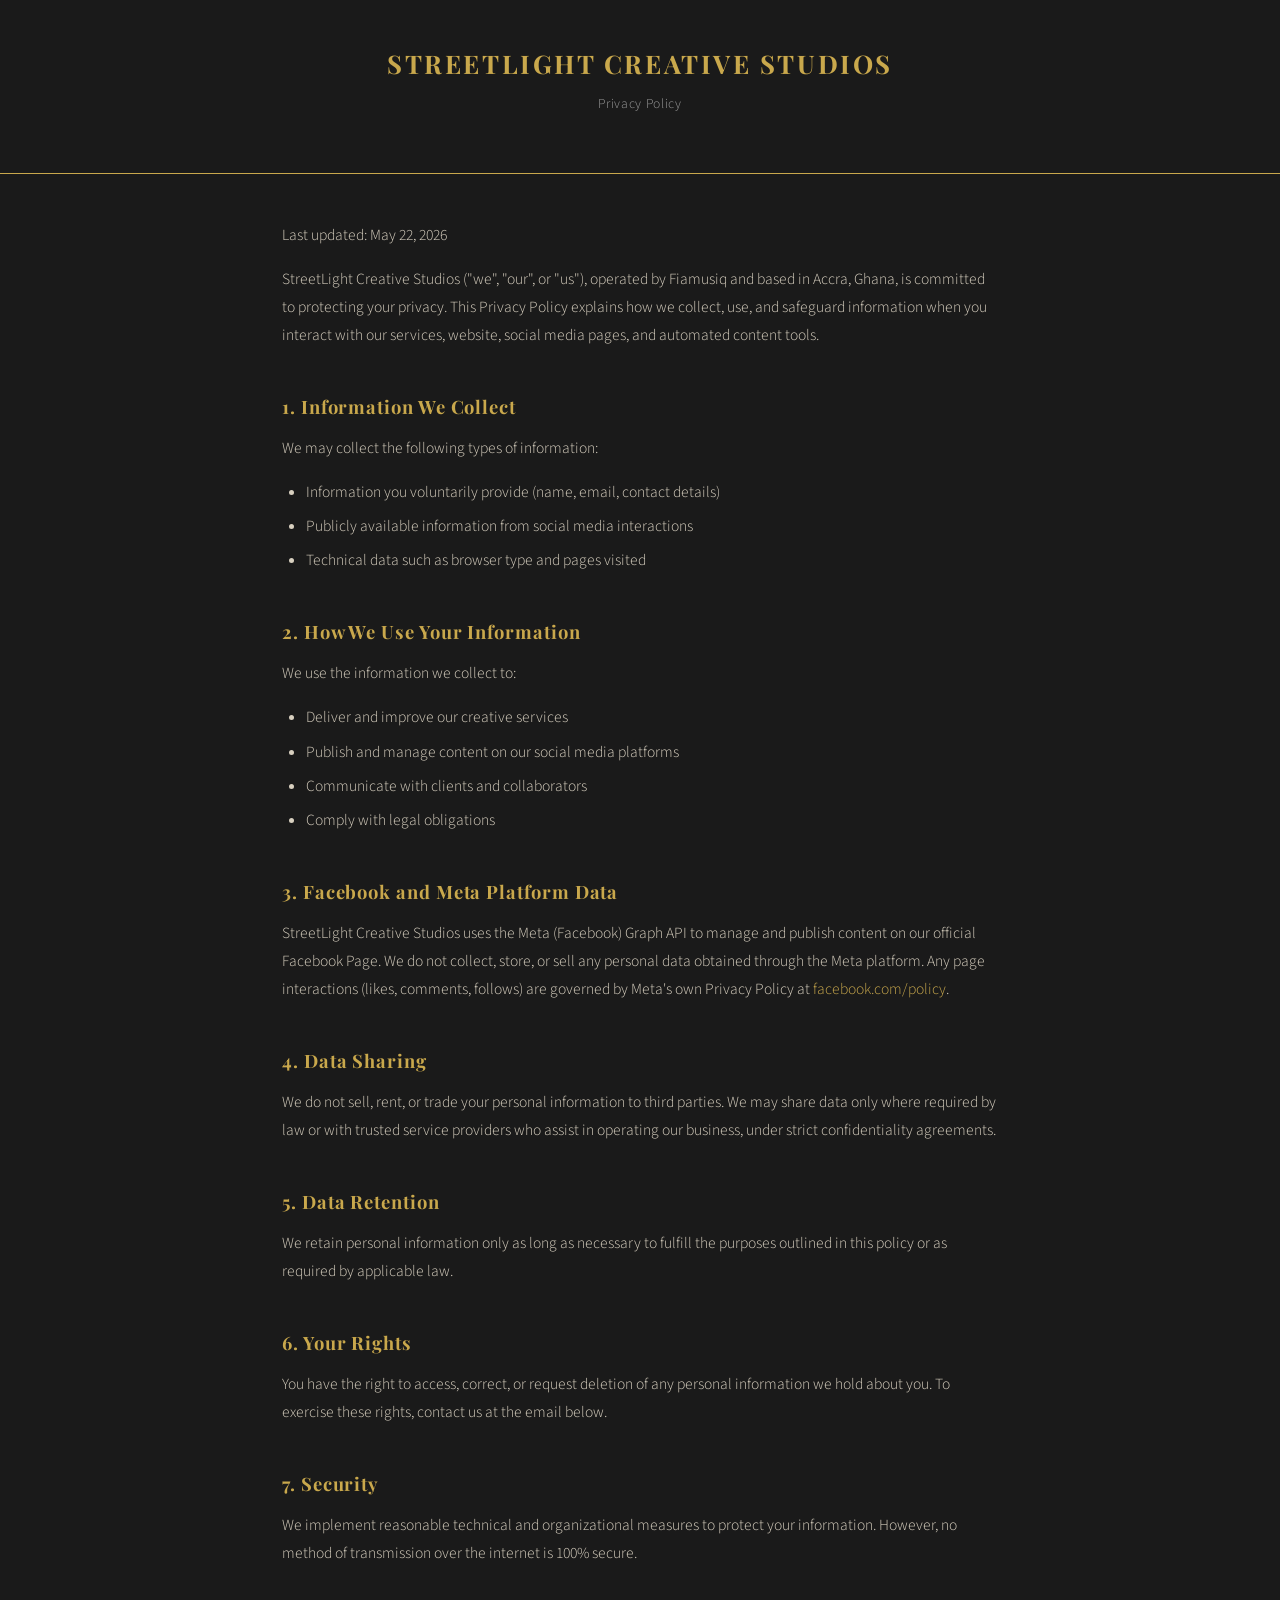
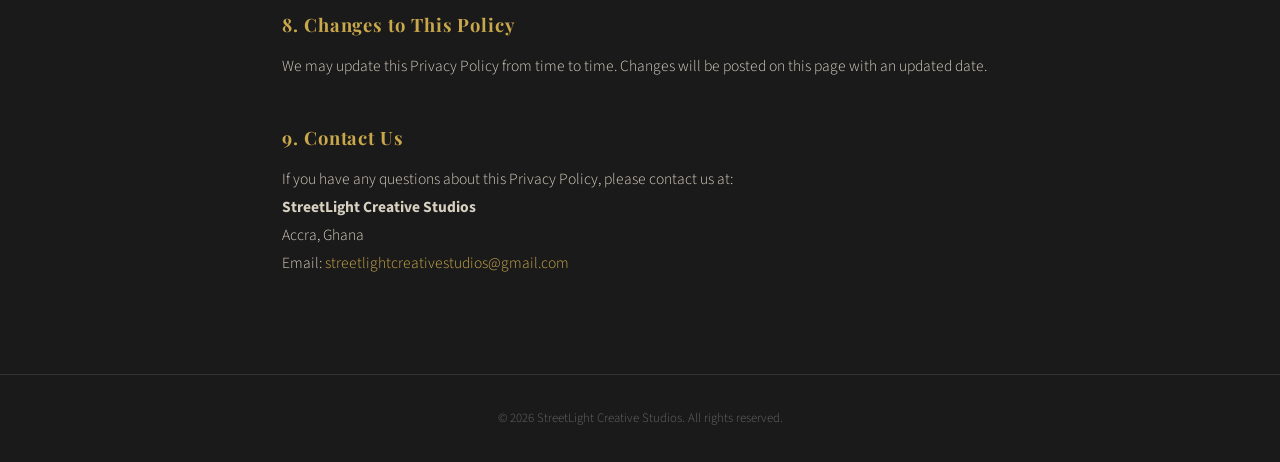
<file: privacy-policy.html>
<!DOCTYPE html>
<html lang="en">
<head>
  <meta charset="UTF-8" />
  <meta name="viewport" content="width=device-width, initial-scale=1.0"/>
  <title>Privacy Policy — StreetLight Creative Studios</title>
  <style>
    @import url('https://fonts.googleapis.com/css2?family=Playfair+Display:wght@400;700&family=Source+Sans+3:wght@300;400;600&display=swap');

    :root {
      --gold: #C9A84C;
      --charcoal: #1A1A1A;
      --bone: #F5F0E8;
      --mid: #3A3A3A;
    }

    * { margin: 0; padding: 0; box-sizing: border-box; }

    body {
      background-color: var(--charcoal);
      color: var(--bone);
      font-family: 'Source Sans 3', sans-serif;
      font-weight: 300;
      line-height: 1.8;
    }

    header {
      border-bottom: 1px solid var(--gold);
      padding: 2.5rem 2rem;
      text-align: center;
    }

    header h1 {
      font-family: 'Playfair Display', serif;
      font-size: 1.6rem;
      color: var(--gold);
      letter-spacing: 0.1em;
      text-transform: uppercase;
    }

    header p {
      font-size: 0.85rem;
      color: #999;
      margin-top: 0.4rem;
      letter-spacing: 0.05em;
    }

    main {
      max-width: 780px;
      margin: 0 auto;
      padding: 3rem 2rem 5rem;
    }

    h2 {
      font-family: 'Playfair Display', serif;
      color: var(--gold);
      font-size: 1.15rem;
      margin: 2.5rem 0 0.75rem;
      letter-spacing: 0.05em;
    }

    p {
      margin-bottom: 1rem;
      color: #D8D0C0;
      font-size: 0.97rem;
    }

    ul {
      padding-left: 1.5rem;
      margin-bottom: 1rem;
      color: #D8D0C0;
      font-size: 0.97rem;
    }

    ul li { margin-bottom: 0.4rem; }

    a {
      color: var(--gold);
      text-decoration: none;
      border-bottom: 1px solid transparent;
      transition: border-color 0.2s;
    }

    a:hover { border-bottom-color: var(--gold); }

    footer {
      text-align: center;
      padding: 2rem;
      border-top: 1px solid #333;
      font-size: 0.8rem;
      color: #666;
    }
  </style>
</head>
<body>

<header>
  <h1>StreetLight Creative Studios</h1>
  <p>Privacy Policy</p>
</header>

<main>

  <p>Last updated: May 22, 2026</p>

  <p>StreetLight Creative Studios ("we", "our", or "us"), operated by Fiamusiq and based in Accra, Ghana, is committed to protecting your privacy. This Privacy Policy explains how we collect, use, and safeguard information when you interact with our services, website, social media pages, and automated content tools.</p>

  <h2>1. Information We Collect</h2>
  <p>We may collect the following types of information:</p>
  <ul>
    <li>Information you voluntarily provide (name, email, contact details)</li>
    <li>Publicly available information from social media interactions</li>
    <li>Technical data such as browser type and pages visited</li>
  </ul>

  <h2>2. How We Use Your Information</h2>
  <p>We use the information we collect to:</p>
  <ul>
    <li>Deliver and improve our creative services</li>
    <li>Publish and manage content on our social media platforms</li>
    <li>Communicate with clients and collaborators</li>
    <li>Comply with legal obligations</li>
  </ul>

  <h2>3. Facebook and Meta Platform Data</h2>
  <p>StreetLight Creative Studios uses the Meta (Facebook) Graph API to manage and publish content on our official Facebook Page. We do not collect, store, or sell any personal data obtained through the Meta platform. Any page interactions (likes, comments, follows) are governed by Meta's own Privacy Policy at <a href="https://www.facebook.com/policy" target="_blank">facebook.com/policy</a>.</p>

  <h2>4. Data Sharing</h2>
  <p>We do not sell, rent, or trade your personal information to third parties. We may share data only where required by law or with trusted service providers who assist in operating our business, under strict confidentiality agreements.</p>

  <h2>5. Data Retention</h2>
  <p>We retain personal information only as long as necessary to fulfill the purposes outlined in this policy or as required by applicable law.</p>

  <h2>6. Your Rights</h2>
  <p>You have the right to access, correct, or request deletion of any personal information we hold about you. To exercise these rights, contact us at the email below.</p>

  <h2>7. Security</h2>
  <p>We implement reasonable technical and organizational measures to protect your information. However, no method of transmission over the internet is 100% secure.</p>

  <h2>8. Changes to This Policy</h2>
  <p>We may update this Privacy Policy from time to time. Changes will be posted on this page with an updated date.</p>

  <h2>9. Contact Us</h2>
  <p>If you have any questions about this Privacy Policy, please contact us at:<br>
  <strong>StreetLight Creative Studios</strong><br>
  Accra, Ghana<br>
  Email: <a href="mailto:streetlightcreativestudios@gmail.com">streetlightcreativestudios@gmail.com</a></p>

</main>

<footer>
  &copy; 2026 StreetLight Creative Studios. All rights reserved.
</footer>

</body>
</html>
</file>
